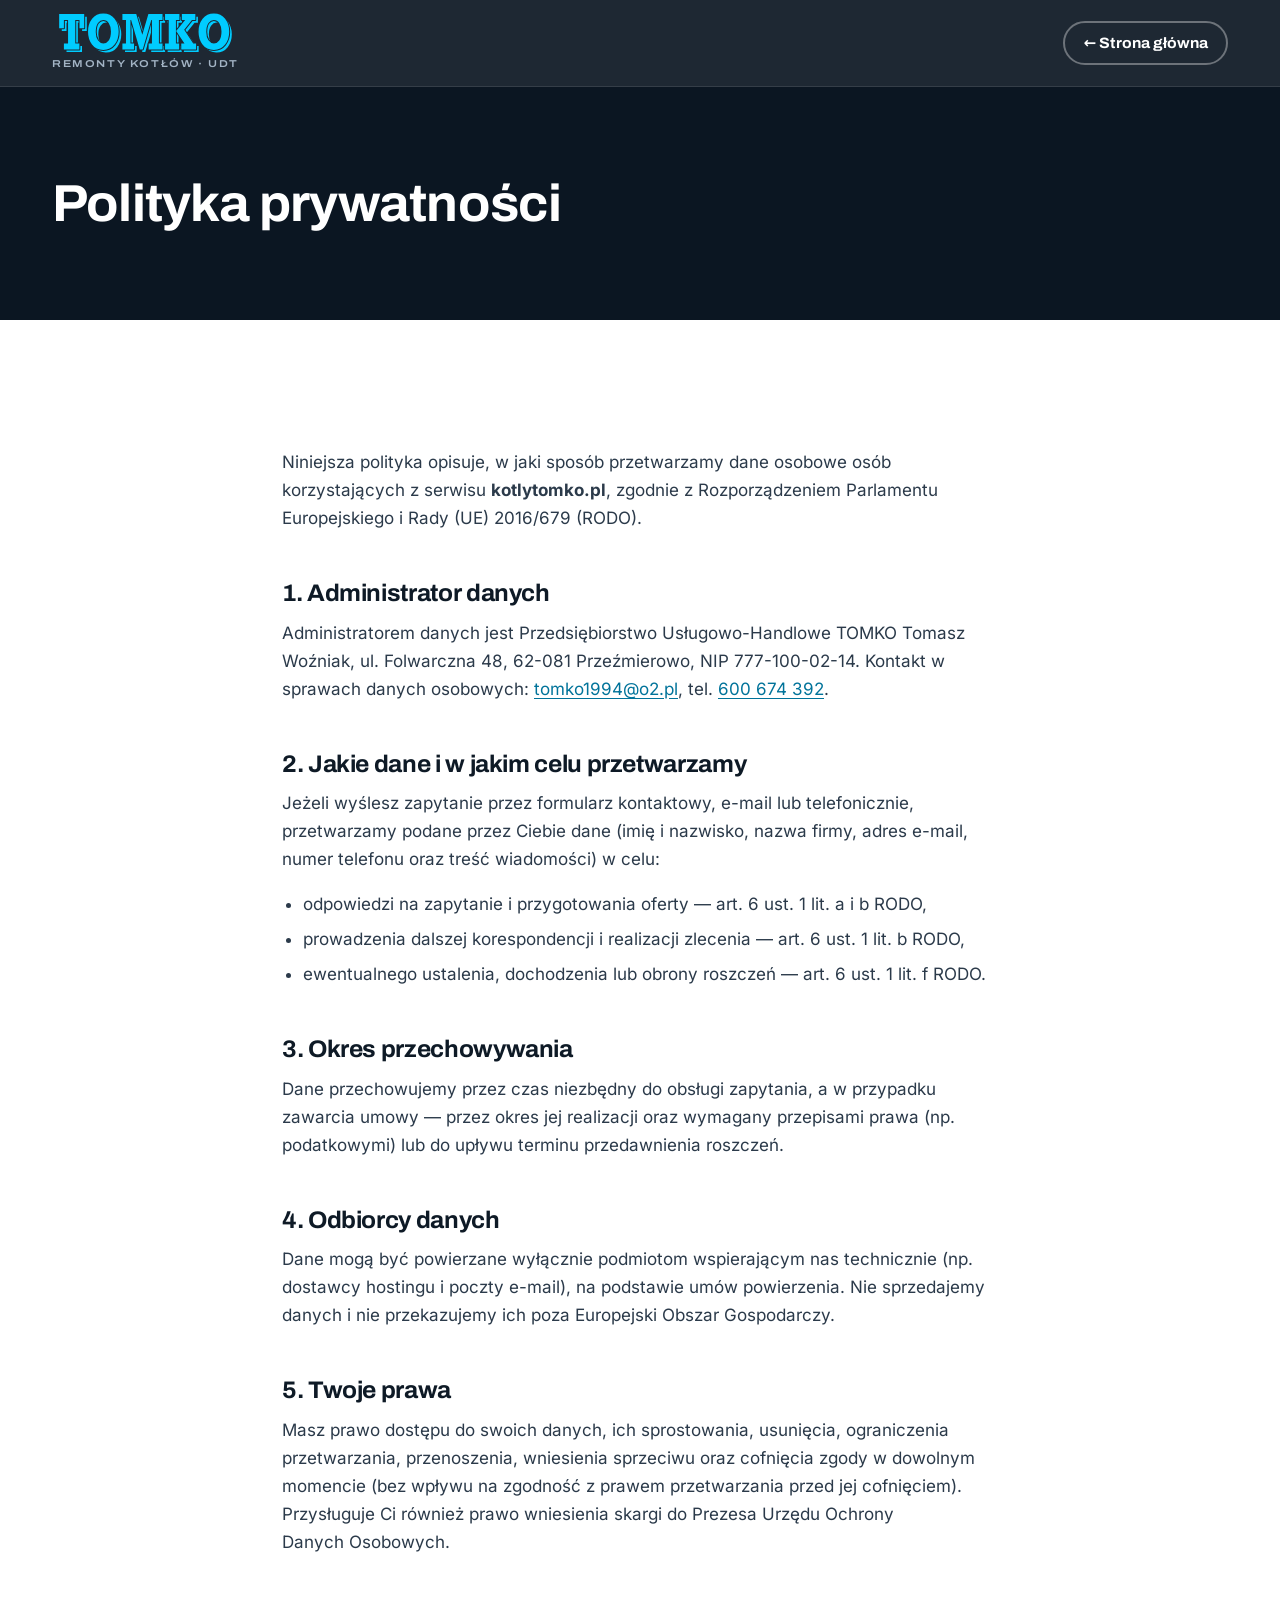
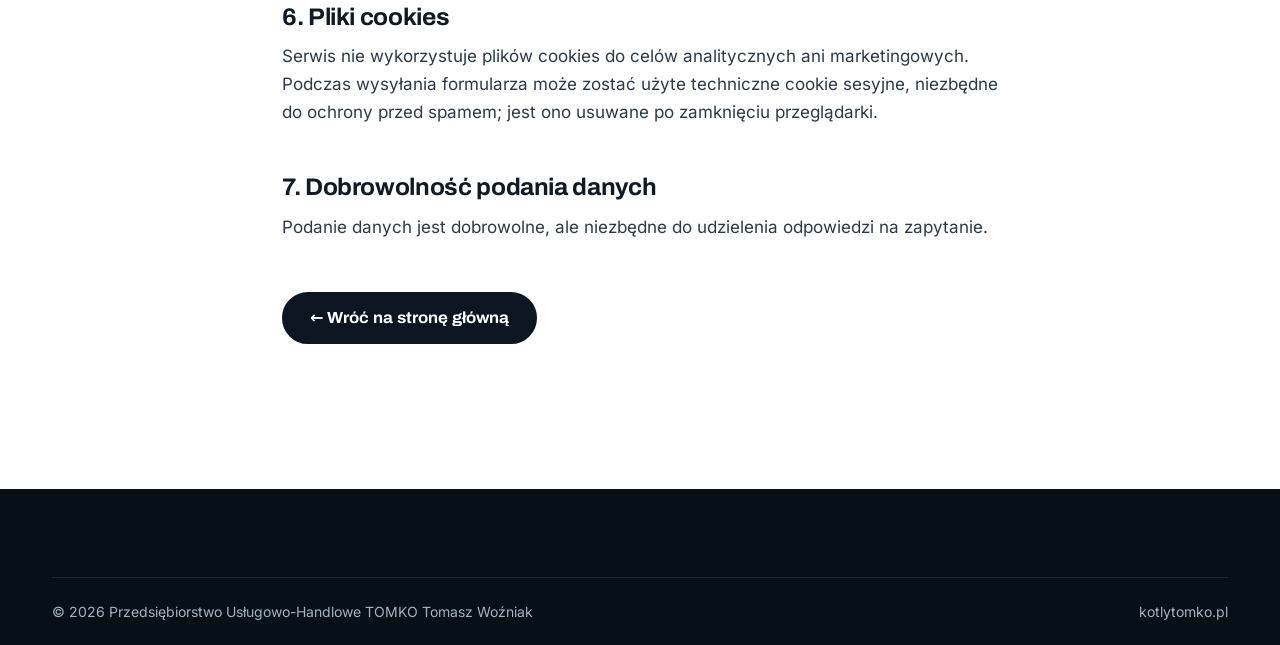
<file: polityka-prywatnosci.html>
<!doctype html>
<html lang="pl">
<head>
  <meta charset="utf-8">
  <meta name="viewport" content="width=device-width, initial-scale=1">
  <title>Polityka prywatności | Kotły TOMKO</title>
  <meta name="description" content="Polityka prywatności serwisu kotlytomko.pl — Przedsiębiorstwo Usługowo-Handlowe TOMKO Tomasz Woźniak.">
  <meta name="robots" content="noindex, follow">
  <link rel="canonical" href="https://kotlytomko.pl/polityka-prywatnosci.html">
  <meta name="theme-color" content="#0b1622">
  <link rel="icon" href="favicon.svg" type="image/svg+xml">
  <link rel="apple-touch-icon" href="apple-touch-icon.png">
  <link rel="stylesheet" href="assets/css/style.css">
</head>
<body>
  <a class="skip-link" href="#main">Przejdź do treści</a>

  <header class="header" id="top">
    <div class="container">
      <a class="logo" href="index.html" aria-label="Kotły TOMKO — strona główna">
        <img src="assets/img/logo-tomko.svg" alt="TOMKO" width="333" height="77">
        <span class="logo__sub">Remonty kotłów · UDT</span>
      </a>
      <a class="btn btn--sm btn--ghost" href="index.html" style="margin-left:auto">← Strona główna</a>
    </div>
  </header>

  <main id="main">
    <section class="page-hero">
      <div class="container"><h1>Polityka prywatności</h1></div>
    </section>

    <section class="section">
      <div class="container prose">
        <p>Niniejsza polityka opisuje, w jaki sposób przetwarzamy dane osobowe osób korzystających z serwisu <strong>kotlytomko.pl</strong>, zgodnie z Rozporządzeniem Parlamentu Europejskiego i Rady (UE) 2016/679 (RODO).</p>

        <h2>1. Administrator danych</h2>
        <p>Administratorem danych jest Przedsiębiorstwo Usługowo-Handlowe TOMKO Tomasz Woźniak, ul. Folwarczna 48, 62-081 Przeźmierowo, NIP 777-100-02-14. Kontakt w sprawach danych osobowych: <a href="mailto:tomko1994@o2.pl">tomko1994@o2.pl</a>, tel. <a href="tel:+48600674392">600 674 392</a>.</p>

        <h2>2. Jakie dane i w jakim celu przetwarzamy</h2>
        <p>Jeżeli wyślesz zapytanie przez formularz kontaktowy, e-mail lub telefonicznie, przetwarzamy podane przez Ciebie dane (imię i nazwisko, nazwa firmy, adres e-mail, numer telefonu oraz treść wiadomości) w celu:</p>
        <ul>
          <li>odpowiedzi na zapytanie i przygotowania oferty — art. 6 ust. 1 lit. a i b RODO,</li>
          <li>prowadzenia dalszej korespondencji i realizacji zlecenia — art. 6 ust. 1 lit. b RODO,</li>
          <li>ewentualnego ustalenia, dochodzenia lub obrony roszczeń — art. 6 ust. 1 lit. f RODO.</li>
        </ul>

        <h2>3. Okres przechowywania</h2>
        <p>Dane przechowujemy przez czas niezbędny do obsługi zapytania, a w przypadku zawarcia umowy — przez okres jej realizacji oraz wymagany przepisami prawa (np. podatkowymi) lub do upływu terminu przedawnienia roszczeń.</p>

        <h2>4. Odbiorcy danych</h2>
        <p>Dane mogą być powierzane wyłącznie podmiotom wspierającym nas technicznie (np. dostawcy hostingu i poczty e-mail), na podstawie umów powierzenia. Nie sprzedajemy danych i nie przekazujemy ich poza Europejski Obszar Gospodarczy.</p>

        <h2>5. Twoje prawa</h2>
        <p>Masz prawo dostępu do swoich danych, ich sprostowania, usunięcia, ograniczenia przetwarzania, przenoszenia, wniesienia sprzeciwu oraz cofnięcia zgody w dowolnym momencie (bez wpływu na zgodność z prawem przetwarzania przed jej cofnięciem). Przysługuje Ci również prawo wniesienia skargi do Prezesa Urzędu Ochrony Danych Osobowych.</p>

        <h2>6. Pliki cookies</h2>
        <p>Serwis nie wykorzystuje plików cookies do celów analitycznych ani marketingowych. Podczas wysyłania formularza może zostać użyte techniczne cookie sesyjne, niezbędne do ochrony przed spamem; jest ono usuwane po zamknięciu przeglądarki.</p>

        <h2>7. Dobrowolność podania danych</h2>
        <p>Podanie danych jest dobrowolne, ale niezbędne do udzielenia odpowiedzi na zapytanie.</p>

        <p style="margin-top:3em"><a class="btn btn--dark" href="index.html">← Wróć na stronę główną</a></p>
      </div>
    </section>
  </main>

  <footer class="footer">
    <div class="container">
      <div class="footer__bottom">
        <span>© 2026 Przedsiębiorstwo Usługowo-Handlowe TOMKO Tomasz Woźniak</span>
        <a href="index.html">kotlytomko.pl</a>
      </div>
    </div>
  </footer>
</body>
</html>
</file>
<file: assets/css/style.css>
/* =========================================================
   Kotły TOMKO — arkusz stylów
   ========================================================= */

/* ---------- Fonty (hostowane lokalnie) ---------- */
@font-face {
  font-family: "Archivo";
  font-style: normal;
  font-weight: 500 800;
  font-stretch: 100% 125%;
  font-display: swap;
  src: url("../fonts/archivo-latin-ext.woff2") format("woff2");
  unicode-range: U+0100-02BA, U+02BD-02C5, U+02C7-02CC, U+02CE-02D7, U+02DD-02FF, U+0304, U+0308, U+0329, U+1D00-1DBF, U+1E00-1E9F, U+1EF2-1EFF, U+2020, U+20A0-20AB, U+20AD-20C4, U+2113, U+2C60-2C7F, U+A720-A7FF;
}
@font-face {
  font-family: "Archivo";
  font-style: normal;
  font-weight: 500 800;
  font-stretch: 100% 125%;
  font-display: swap;
  src: url("../fonts/archivo-latin.woff2") format("woff2");
  unicode-range: U+0000-00FF, U+0131, U+0152-0153, U+02BB-02BC, U+02C6, U+02DA, U+02DC, U+0304, U+0308, U+0329, U+2000-206F, U+20AC, U+2122, U+2191, U+2193, U+2212, U+2215, U+FEFF, U+FFFD;
}
@font-face {
  font-family: "Inter";
  font-style: normal;
  font-weight: 400 700;
  font-display: swap;
  src: url("../fonts/inter-latin-ext.woff2") format("woff2");
  unicode-range: U+0100-02BA, U+02BD-02C5, U+02C7-02CC, U+02CE-02D7, U+02DD-02FF, U+0304, U+0308, U+0329, U+1D00-1DBF, U+1E00-1E9F, U+1EF2-1EFF, U+2020, U+20A0-20AB, U+20AD-20C4, U+2113, U+2C60-2C7F, U+A720-A7FF;
}
@font-face {
  font-family: "Inter";
  font-style: normal;
  font-weight: 400 700;
  font-display: swap;
  src: url("../fonts/inter-latin.woff2") format("woff2");
  unicode-range: U+0000-00FF, U+0131, U+0152-0153, U+02BB-02BC, U+02C6, U+02DA, U+02DC, U+0304, U+0308, U+0329, U+2000-206F, U+20AC, U+2122, U+2191, U+2193, U+2212, U+2215, U+FEFF, U+FFFD;
}

/* ---------- Tokeny ---------- */
:root {
  --brand: #00ccff;          /* kolor z logo */
  --brand-strong: #00b3e6;
  --brand-ink: #00739a;      /* cyjan do tekstu na jasnym tle (AA) */
  --brand-soft: #e3f8ff;
  --spark: #ff8a1e;          /* akcent "iskra" — tylko dla awarii */

  --navy-950: #070f17;
  --navy-900: #0b1622;
  --navy-800: #112131;
  --navy-700: #1a2e42;
  --navy-600: #2a425a;

  --ink: #0e1a26;
  --text: #2b3a4a;
  --muted: #5b6b7d;
  --line: #e1e7ee;
  --bg: #ffffff;
  --bg-soft: #f3f6f9;

  --on-dark: #eaf1f7;
  --on-dark-muted: #a3b4c5;
  --line-dark: rgba(255, 255, 255, 0.1);

  --font-head: "Archivo", "Segoe UI", system-ui, sans-serif;
  --font-body: "Inter", "Segoe UI", system-ui, -apple-system, sans-serif;

  --radius-sm: 8px;
  --radius: 14px;
  --radius-lg: 22px;
  --shadow-sm: 0 1px 2px rgba(11, 22, 34, 0.06), 0 2px 8px rgba(11, 22, 34, 0.05);
  --shadow: 0 10px 30px -12px rgba(11, 22, 34, 0.25);
  --shadow-lg: 0 30px 60px -20px rgba(7, 15, 23, 0.45);

  --container: 1240px;
  --gutter: clamp(16px, 4vw, 32px);
  --section: clamp(72px, 10vw, 128px);
  --header-h: 86px;
  --ease: cubic-bezier(0.2, 0.7, 0.2, 1);
}

/* ---------- Reset / baza ---------- */
*, *::before, *::after { box-sizing: border-box; }
html {
  -webkit-text-size-adjust: 100%;
  scroll-behavior: smooth;
  scroll-padding-top: calc(var(--header-h) + 16px);
}
body {
  margin: 0;
  font-family: var(--font-body);
  font-size: 1.0625rem;
  line-height: 1.65;
  color: var(--text);
  background: var(--bg);
  -webkit-font-smoothing: antialiased;
  text-rendering: optimizeLegibility;
}
img, svg, video { display: block; max-width: 100%; }
img { height: auto; }
a { color: var(--brand-ink); text-underline-offset: 3px; }
a:hover { color: var(--ink); }
h1, h2, h3, h4 {
  font-family: var(--font-head);
  font-stretch: 102%;
  color: var(--ink);
  line-height: 1.1;
  letter-spacing: -0.015em;
  margin: 0 0 0.5em;
  text-wrap: balance;
}
p { margin: 0 0 1em; text-wrap: pretty; }
ul { margin: 0; padding: 0; }
button, input, select, textarea { font: inherit; color: inherit; }
:focus-visible { outline: 3px solid var(--brand); outline-offset: 3px; border-radius: 4px; }
::selection { background: var(--brand); color: var(--navy-950); }

.visually-hidden {
  position: absolute !important; width: 1px; height: 1px; padding: 0; margin: -1px;
  overflow: hidden; clip: rect(0 0 0 0); white-space: nowrap; border: 0;
}
.skip-link {
  position: absolute; left: 16px; top: -100px; z-index: 1000;
  background: var(--brand); color: var(--navy-950); padding: 12px 18px;
  border-radius: var(--radius-sm); font-weight: 600; text-decoration: none;
}
.skip-link:focus { top: 16px; }

.container { width: 100%; max-width: var(--container); margin-inline: auto; padding-inline: var(--gutter); }
.section { padding-block: var(--section); }
.section--soft { background: var(--bg-soft); }
.section--dark { background: var(--navy-900); color: var(--on-dark); }
.section--dark h2, .section--dark h3 { color: #fff; }

.icon { width: 1.25em; height: 1.25em; flex: none; fill: none; stroke: currentColor; stroke-width: 2; stroke-linecap: round; stroke-linejoin: round; }

/* ---------- Nagłówki sekcji ---------- */
.eyebrow {
  display: inline-flex; align-items: center; gap: 10px;
  font-family: var(--font-head); font-stretch: 115%;
  font-size: 0.8125rem; font-weight: 700; letter-spacing: 0.14em; text-transform: uppercase;
  color: var(--brand-ink); margin-bottom: 16px;
}
.eyebrow::before { content: ""; width: 28px; height: 2px; background: currentColor; }
.section--dark .eyebrow, .hero .eyebrow { color: var(--brand); }

.section-head { max-width: 760px; margin-bottom: clamp(40px, 6vw, 64px); }
.section-head--center { margin-inline: auto; text-align: center; }
.section-head--center .eyebrow::after { content: ""; width: 28px; height: 2px; background: currentColor; }
.section-head h2 { font-size: clamp(1.875rem, 3.8vw, 2.875rem); font-weight: 720; }
.section-head p:not(.eyebrow) { font-size: 1.125rem; color: var(--muted); margin: 0; }
.section--dark .section-head p:not(.eyebrow) { color: var(--on-dark-muted); }

/* ---------- Przyciski ---------- */
.btn {
  --btn-bg: var(--brand); --btn-fg: var(--navy-950); --btn-bd: var(--brand);
  display: inline-flex; align-items: center; justify-content: center; gap: 10px;
  min-height: 52px; padding: 0 26px;
  border: 2px solid var(--btn-bd); border-radius: 999px;
  background: var(--btn-bg); color: var(--btn-fg);
  font-family: var(--font-head); font-stretch: 105%; font-weight: 700; font-size: 1rem;
  text-decoration: none; cursor: pointer; white-space: nowrap;
  transition: transform .2s var(--ease), background-color .2s, border-color .2s, color .2s, box-shadow .2s;
}
.btn:hover { --btn-bg: #5fe0ff; --btn-bd: #5fe0ff; color: var(--navy-950); transform: translateY(-1px); box-shadow: 0 10px 24px -10px rgba(0, 204, 255, .7); }
.btn:active { transform: translateY(0); }
.btn .icon { width: 20px; height: 20px; }
.btn--ghost { --btn-bg: transparent; --btn-fg: #fff; --btn-bd: rgba(255,255,255,.35); }
.btn--ghost:hover { --btn-bg: rgba(255,255,255,.08); --btn-bd: #fff; color: #fff; box-shadow: none; }
.btn--dark { --btn-bg: var(--navy-900); --btn-fg: #fff; --btn-bd: var(--navy-900); }
.btn--dark:hover { --btn-bg: var(--navy-700); --btn-bd: var(--navy-700); color: #fff; box-shadow: var(--shadow); }
.btn--spark { --btn-bg: var(--spark); --btn-fg: var(--navy-950); --btn-bd: var(--spark); }
.btn--spark:hover { --btn-bg: #ffa24d; --btn-bd: #ffa24d; box-shadow: 0 10px 24px -10px rgba(255, 138, 30, .8); }
.btn--sm { min-height: 44px; padding: 0 18px; font-size: .9375rem; }
.btn--block { width: 100%; }

/* ---------- Pasek górny ---------- */
.topbar { background: var(--navy-950); color: var(--on-dark-muted); font-size: .9375rem; border-bottom: 1px solid var(--line-dark); }
.topbar .container { display: flex; align-items: center; justify-content: space-between; gap: 24px; min-height: 52px; }
.topbar a { color: var(--on-dark); text-decoration: none; display: inline-flex; align-items: center; gap: 8px; white-space: nowrap; }
.topbar a:hover { color: var(--brand); }
.topbar__info, .topbar__contact { display: flex; align-items: center; gap: 24px; }
.topbar__info span { display: inline-flex; align-items: center; gap: 8px; white-space: nowrap; }
.topbar__contact { gap: 28px; }
.topbar .icon { width: 16px; height: 16px; color: var(--brand); }
.topbar .topbar__phone { font-family: var(--font-head); font-stretch: 108%; font-size: 1.1875rem; font-weight: 700; color: #fff; letter-spacing: .01em; }
.topbar__phone span { font-family: var(--font-body, inherit); font-stretch: 100%; font-size: .8125rem; font-weight: 600; text-transform: uppercase; letter-spacing: .08em; color: var(--on-dark-muted); }
.topbar__phone .icon { width: 18px; height: 18px; }
.topbar .topbar__alert, .topbar .topbar__alert span { color: var(--spark); }
.topbar__alert .icon { color: var(--spark); }
.topbar .topbar__phone:hover, .topbar .topbar__phone:hover span { color: var(--brand); }

/* ---------- Header ---------- */
.header {
  position: sticky; top: 0; z-index: 100;
  background: rgba(11, 22, 34, 0.92);
  -webkit-backdrop-filter: saturate(160%) blur(14px);
  backdrop-filter: saturate(160%) blur(14px);
  border-bottom: 1px solid var(--line-dark);
  transition: box-shadow .3s;
}
.header.is-scrolled { box-shadow: 0 10px 30px -10px rgba(0,0,0,.5); }
.header .container { display: flex; align-items: center; gap: 32px; height: var(--header-h); }
.logo { display: inline-flex; flex-direction: column; gap: 3px; text-decoration: none; flex: none; }
.logo img { height: 40px; width: auto; }

/* ---------- Znak UDT ---------- */
.udt-plate { display: inline-flex; align-items: center; gap: 10px; background: #fff; border-radius: 10px; padding: 6px 8px; flex: none; }
.udt-plate img { height: 40px; width: auto; }
.udt-plate span { font-size: .75rem; font-weight: 600; line-height: 1.25; color: var(--ink); max-width: 130px; }
.udt-plate--header { padding: 4px 6px; border-radius: 8px; }
.udt-plate--header img { height: 72px; }
.udt-plate--footer { margin-top: 22px; padding: 8px 14px 8px 10px; }
.udt-plate--footer span { max-width: 170px; }
.hero__badge .hero__badge-icon--udt { background: #fff; width: auto; height: auto; }
.hero__badge-icon--udt img { height: 72px; width: auto; }
.card__icon.card__icon--udt, .why__item .card__icon.card__icon--udt { background: #fff; }
.card__icon--udt img { height: 40px; width: auto; }
.logo__sub { font-family: var(--font-head); font-stretch: 120%; font-size: .625rem; font-weight: 600; letter-spacing: .16em; text-transform: uppercase; color: var(--on-dark-muted); }

.nav { margin-left: auto; }
.nav__list { display: flex; align-items: center; gap: 4px; list-style: none; }
.nav__list a {
  position: relative; display: block; padding: 10px 14px;
  color: var(--on-dark); text-decoration: none; font-weight: 500; font-size: .9688rem; border-radius: 8px;
  transition: color .2s, background-color .2s;
}
.nav__list a:hover { color: #fff; background: rgba(255,255,255,.06); }
.nav__list a.is-active { color: var(--brand); }
.header__cta { flex: none; }
.nav-toggle {
  display: none; margin-left: auto; width: 48px; height: 48px; border-radius: 12px;
  border: 1px solid var(--line-dark); background: transparent; color: #fff; cursor: pointer;
  align-items: center; justify-content: center;
}
.nav-toggle .icon { width: 24px; height: 24px; }
.nav-toggle .icon-close { display: none; }
.nav-open .nav-toggle .icon-open { display: none; }
.nav-open .nav-toggle .icon-close { display: block; }
.nav__mobile-extra { display: none; }

/* ---------- Hero ---------- */
.hero {
  position: relative; overflow: hidden; isolation: isolate;
  background: radial-gradient(1200px 600px at 85% 10%, rgba(0, 204, 255, .14), transparent 60%),
              linear-gradient(180deg, var(--navy-900), var(--navy-950));
  color: var(--on-dark);
  padding-block: clamp(56px, 8vw, 104px) clamp(64px, 9vw, 120px);
}
.hero::before { /* delikatna siatka techniczna */
  content: ""; position: absolute; inset: 0; z-index: -1; opacity: .35;
  background-image: linear-gradient(rgba(255,255,255,.04) 1px, transparent 1px),
                    linear-gradient(90deg, rgba(255,255,255,.04) 1px, transparent 1px);
  background-size: 56px 56px;
  -webkit-mask-image: linear-gradient(90deg, #000 0%, transparent 70%);
  mask-image: linear-gradient(90deg, #000 0%, transparent 70%);
}
.hero__grid { display: grid; grid-template-columns: 1.08fr .92fr; gap: clamp(40px, 6vw, 80px); align-items: center; }
.hero h1 {
  color: #fff; font-size: clamp(2.25rem, 4.7vw, 3.875rem); font-weight: 780; font-stretch: 100%;
  line-height: 1.02; letter-spacing: -0.025em; margin-bottom: 24px;
}
.hero h1 em { font-style: normal; color: var(--brand); }
.hero__lead { font-size: clamp(1.0625rem, 1.5vw, 1.25rem); color: var(--on-dark-muted); max-width: 600px; margin-bottom: 36px; }
.hero__lead strong { color: var(--on-dark); font-weight: 600; }
.hero__actions { display: flex; flex-wrap: wrap; gap: 14px; margin-bottom: 44px; }
.hero__checks { display: grid; gap: 12px; list-style: none; }
.hero__checks li { display: flex; align-items: center; gap: 12px; color: var(--on-dark); font-weight: 500; }
.hero__checks .icon { color: var(--brand); width: 22px; height: 22px; }

.hero__media { position: relative; }
.hero__photo {
  position: relative; border-radius: var(--radius-lg); overflow: hidden;
  aspect-ratio: 4 / 5; box-shadow: var(--shadow-lg);
  border: 1px solid rgba(255,255,255,.08);
}
.hero__photo img { width: 100%; height: 100%; object-fit: cover; object-position: 50% 60%; }
.hero__photo::after { content: ""; position: absolute; inset: 0; background: linear-gradient(180deg, transparent 55%, rgba(7,15,23,.55)); }
.hero__badge {
  position: absolute; z-index: 2;
  display: flex; align-items: center; gap: 14px;
  background: rgba(255,255,255,.97); color: var(--ink);
  padding: 16px 20px; border-radius: var(--radius); box-shadow: var(--shadow-lg);
}
.hero__badge--year { left: -28px; bottom: 44px; }
.hero__badge--udt { right: -20px; top: 36px; padding: 14px 18px; }
.hero__badge strong { display: block; font-family: var(--font-head); font-stretch: 112%; font-size: 1.75rem; font-weight: 800; line-height: 1; color: var(--ink); }
.hero__badge span { display: block; font-size: .8125rem; color: var(--muted); line-height: 1.35; }
.hero__badge-icon {
  display: grid; place-items: center; width: 44px; height: 44px; border-radius: 12px;
  background: var(--brand-soft); color: var(--brand-ink);
}
.hero__badge--udt strong { font-size: 1rem; }

/* ---------- Pasek z liczbami ---------- */
.stats { background: var(--navy-950); color: var(--on-dark); border-top: 1px solid var(--line-dark); }
.stats__grid { display: grid; grid-template-columns: repeat(4, 1fr); }
.stat { padding: 32px 28px; border-left: 1px solid var(--line-dark); }
.stat:first-child { border-left: 0; padding-left: 0; }
.stat__value { font-family: var(--font-head); font-stretch: 115%; font-weight: 800; font-size: clamp(1.75rem, 3vw, 2.375rem); color: #fff; line-height: 1; margin-bottom: 8px; }
.stat__value span { color: var(--brand); }
.stat__label { font-size: .9375rem; color: var(--on-dark-muted); line-height: 1.4; }

/* ---------- Usługi ---------- */
.services { display: grid; grid-template-columns: repeat(12, 1fr); gap: 20px; }
.service-feature {
  grid-column: span 7; position: relative; overflow: hidden; border-radius: var(--radius-lg);
  min-height: 460px; display: flex; align-items: flex-end; color: #fff; isolation: isolate;
  background: var(--navy-900);
}
.service-feature img { position: absolute; inset: 0; width: 100%; height: 100%; object-fit: cover; z-index: -2; transition: transform .8s var(--ease); }
.service-feature:hover img { transform: scale(1.04); }
.service-feature::before { content: ""; position: absolute; inset: 0; z-index: -1; background: linear-gradient(180deg, rgba(7,15,23,.25) 0%, rgba(7,15,23,.8) 45%, rgba(7,15,23,.96) 100%); }
.service-feature__body { padding: clamp(24px, 3.5vw, 40px); max-width: 620px; }
.service-feature h3 { color: #fff; font-size: clamp(1.5rem, 2.6vw, 2.125rem); }
.service-feature p { color: #d3dde7; margin-bottom: 20px; }
.tag {
  display: inline-flex; align-items: center; gap: 8px; margin-bottom: 14px;
  padding: 6px 12px; border-radius: 999px; background: var(--brand); color: var(--navy-950);
  font-size: .75rem; font-weight: 700; letter-spacing: .08em; text-transform: uppercase;
}
.service-feature ul { list-style: none; display: flex; flex-wrap: wrap; gap: 8px; }
.service-feature li { padding: 6px 12px; border-radius: 999px; background: rgba(255,255,255,.1); border: 1px solid rgba(255,255,255,.18); font-size: .875rem; }

.service-side { grid-column: span 5; display: grid; gap: 20px; }
.card {
  position: relative; background: #fff; border: 1px solid var(--line); border-radius: var(--radius);
  padding: 28px; transition: transform .25s var(--ease), box-shadow .25s, border-color .25s;
}
.card:hover { transform: translateY(-3px); box-shadow: var(--shadow); border-color: transparent; }
.card h3 { font-size: 1.25rem; margin-bottom: 8px; }
.card p { color: var(--muted); margin: 0; font-size: 1rem; }
.card__icon {
  display: grid; place-items: center; width: 52px; height: 52px; border-radius: 14px; margin-bottom: 20px;
  background: var(--brand-soft); color: var(--brand-ink);
}
.card__icon .icon { width: 26px; height: 26px; }
.card--highlight { background: var(--navy-900); border-color: var(--navy-900); }
.card--highlight h3 { color: #fff; }
.card--highlight p { color: var(--on-dark-muted); }
.card--highlight .card__icon { background: rgba(0,204,255,.14); color: var(--brand); }
.card--alert .card__icon { background: #fff1e4; color: #c2560a; }
.services__grid { grid-column: 1 / -1; display: grid; grid-template-columns: repeat(4, 1fr); gap: 20px; }
.service-extra { grid-column: 1 / -1; display: grid; grid-template-columns: auto 1fr auto; align-items: center; gap: 24px; border-left: 4px solid var(--brand); }
.service-extra .card__icon { margin: 0; }
.service-extra h3 { margin-bottom: 6px; }
.service-extra p { max-width: 760px; }
.tag--soft { background: var(--brand-soft); color: var(--brand-ink); margin-bottom: 10px; }

/* ---------- Urządzenia ---------- */
.devices { display: grid; grid-template-columns: repeat(4, 1fr); gap: 20px; }
.device {
  position: relative; overflow: hidden; border-radius: var(--radius); aspect-ratio: 3 / 4;
  background: var(--navy-800); isolation: isolate; color: #fff;
  display: flex; flex-direction: column; justify-content: flex-end;
}
.device img { position: absolute; inset: 0; width: 100%; height: 100%; object-fit: cover; z-index: -2; transition: transform .8s var(--ease); }
.device::before { content: ""; position: absolute; inset: 0; z-index: -1; background: linear-gradient(180deg, rgba(7,15,23,0) 35%, rgba(7,15,23,.9) 100%); }
.device:hover img { transform: scale(1.05); }
.device__body { padding: 22px; }
.device__num { font-family: var(--font-head); font-stretch: 120%; font-size: .75rem; font-weight: 700; letter-spacing: .14em; color: var(--brand); margin-bottom: 8px; }
.device h3 { color: #fff; font-size: 1.25rem; margin: 0 0 4px; }
.device p { color: #c3cfdb; font-size: .9375rem; line-height: 1.45; margin: 0; }
.device--note {
  aspect-ratio: auto; background: linear-gradient(140deg, var(--brand) 0%, #00a6d6 100%); color: var(--navy-950);
  padding: 28px; justify-content: space-between; gap: 24px;
}
.device--note::before { display: none; }
.device--note h3 { color: var(--navy-950); font-size: 1.5rem; }
.device--note p { color: rgba(7,15,23,.8); font-size: 1rem; }
.device--note .btn { align-self: flex-start; }

/* ---------- Dlaczego my ---------- */
.why { display: grid; grid-template-columns: .9fr 1.1fr; gap: clamp(40px, 6vw, 88px); align-items: center; }
.why__media { position: relative; }
.why__media img { border-radius: var(--radius-lg); width: 100%; aspect-ratio: 4 / 5; object-fit: cover; box-shadow: var(--shadow-lg); }
.why__quote {
  position: absolute; right: -24px; bottom: 32px; max-width: 290px;
  background: var(--brand); color: var(--navy-950); border-radius: var(--radius); padding: 22px 24px;
  box-shadow: var(--shadow-lg); font-family: var(--font-head); font-stretch: 105%; font-weight: 700; font-size: 1.0625rem; line-height: 1.35;
}
.why__list { display: grid; grid-template-columns: 1fr 1fr; gap: 32px 36px; list-style: none; margin-top: 8px; }
.why__item { display: grid; grid-template-columns: auto 1fr; gap: 16px; align-items: start; }
.why__item .card__icon { margin: 0; width: 48px; height: 48px; background: rgba(0,204,255,.12); color: var(--brand); }
.why__item h3 { font-size: 1.125rem; margin: 4px 0 6px; }
.why__item p { color: var(--on-dark-muted); font-size: .9688rem; margin: 0; }

/* ---------- Proces ---------- */
.steps { display: grid; grid-template-columns: repeat(5, 1fr); gap: 20px; list-style: none; counter-reset: step; position: relative; }
.steps::before {
  content: ""; position: absolute; top: 27px; left: 28px; right: 28px; height: 2px;
  background: repeating-linear-gradient(90deg, var(--brand) 0 8px, transparent 8px 16px); opacity: .6;
}
.step { position: relative; counter-increment: step; }
.step__num {
  position: relative; display: grid; place-items: center; width: 56px; height: 56px; margin-bottom: 22px;
  border-radius: 50%; background: #fff; border: 2px solid var(--brand); color: var(--ink);
  font-family: var(--font-head); font-stretch: 115%; font-weight: 800; font-size: 1.125rem;
  box-shadow: 0 0 0 8px var(--bg-soft);
}
.step__num::before { content: counter(step, decimal-leading-zero); }
.step h3 { font-size: 1.1875rem; margin-bottom: 8px; }
.step p { color: var(--muted); font-size: .9688rem; margin: 0; }
.steps-note {
  margin-top: 48px; display: flex; flex-wrap: wrap; align-items: center; justify-content: space-between; gap: 20px;
  padding: 24px 28px; border-radius: var(--radius); background: #fff; border: 1px solid var(--line);
}
.steps-note p { margin: 0; color: var(--text); font-weight: 500; }
.steps-note strong { color: var(--ink); }

/* ---------- Realizacje (galeria) ---------- */
.gallery { columns: 3 300px; column-gap: 16px; }
.gallery__item {
  position: relative; display: block; margin: 0 0 16px; break-inside: avoid;
  border-radius: var(--radius); overflow: hidden; background: var(--navy-800); cursor: zoom-in;
}
.gallery__item img { width: 100%; transition: transform .6s var(--ease), opacity .3s; }
.gallery__item:hover img { transform: scale(1.04); }
.gallery__item figcaption {
  position: absolute; left: 0; right: 0; bottom: 0; padding: 40px 16px 14px;
  background: linear-gradient(180deg, transparent, rgba(7,15,23,.85));
  color: #fff; font-size: .875rem; font-weight: 500; line-height: 1.35;
  opacity: 0; transform: translateY(6px); transition: opacity .3s, transform .3s var(--ease);
}
.gallery__item:hover figcaption, .gallery__item:focus-visible figcaption { opacity: 1; transform: none; }
.gallery__item[hidden] { display: none; }
.gallery__more { display: flex; justify-content: center; margin-top: 32px; }

.lightbox {
  width: 100vw; height: 100dvh; max-width: none; max-height: none; margin: 0; padding: 0; border: 0;
  background: rgba(5, 10, 16, .96); color: #fff;
}
.lightbox[open] { display: grid; grid-template-rows: 1fr auto; }
.lightbox::backdrop { background: rgba(5, 10, 16, .9); }
.lightbox__stage { display: grid; place-items: center; padding: 64px 72px 8px; min-height: 0; }
.lightbox__stage img { max-width: 100%; max-height: calc(100dvh - 140px); object-fit: contain; border-radius: 8px; }
.lightbox__caption { text-align: center; padding: 12px 16px 24px; color: var(--on-dark-muted); font-size: .9375rem; }
.lightbox__btn {
  position: absolute; display: grid; place-items: center; width: 52px; height: 52px; border-radius: 50%;
  background: rgba(255,255,255,.08); border: 1px solid rgba(255,255,255,.16); color: #fff; cursor: pointer;
  transition: background-color .2s;
}
.lightbox__btn:hover { background: rgba(255,255,255,.18); }
.lightbox__btn .icon { width: 24px; height: 24px; }
.lightbox__close { top: 16px; right: 16px; }
.lightbox__prev { left: 16px; top: 50%; transform: translateY(-50%); }
.lightbox__next { right: 16px; top: 50%; transform: translateY(-50%); }

/* ---------- Branże ---------- */
.industries { list-style: none; padding: 0; margin: 0; display: grid; grid-template-columns: repeat(4, 1fr); gap: 20px; }
.industry { display: flex; flex-direction: column; align-items: center; justify-content: flex-start; gap: 16px; text-align: center; padding: 28px 20px; }
.industry .card__icon { margin: 0; }
.industry h3 { font-size: 1.0625rem; margin: 0; }

/* ---------- O firmie ---------- */
.about { display: grid; grid-template-columns: 1.05fr .95fr; gap: clamp(40px, 6vw, 88px); align-items: center; }
.about__text h2 { font-size: clamp(1.875rem, 3.8vw, 2.875rem); }
.about__text .lead { font-size: 1.1875rem; color: var(--ink); }
.about__list { list-style: none; display: grid; gap: 12px; margin: 24px 0 32px; }
.about__list li { display: flex; gap: 12px; align-items: flex-start; }
.about__list .icon { color: var(--brand-ink); margin-top: 3px; }
.timeline { display: grid; grid-template-columns: 1fr 1fr; gap: 16px; }
.timeline__item { padding: 20px 22px; border-radius: var(--radius); background: var(--bg-soft); border-left: 3px solid var(--brand); }
.timeline__year { font-family: var(--font-head); font-stretch: 115%; font-weight: 800; font-size: 1.5rem; color: var(--ink); line-height: 1; margin-bottom: 6px; }
.timeline__item p { margin: 0; font-size: .9688rem; color: var(--muted); }
.about__media { position: relative; display: grid; grid-template-columns: 1fr 1fr; gap: 16px; align-self: start; }
.about__media > img { border-radius: var(--radius-lg); width: 100%; height: 100%; object-fit: cover; aspect-ratio: 4 / 3.4; }
.about__media > img.about__main { grid-column: 1 / -1; aspect-ratio: 4 / 3; }
.section--soft .timeline__item { background: #fff; }
.udt-plate--about { position: absolute; top: 16px; left: 16px; box-shadow: var(--shadow-lg); }
.about__sign { margin-top: 28px; display: flex; align-items: center; gap: 14px; }
.about__sign strong { display: block; color: var(--ink); font-family: var(--font-head); font-stretch: 108%; }
.about__sign span { color: var(--muted); font-size: .9375rem; }
.avatar {
  display: grid; place-items: center; width: 52px; height: 52px; border-radius: 50%;
  background: var(--navy-900); color: var(--brand); font-family: var(--font-head); font-weight: 800; font-stretch: 110%;
}

/* ---------- FAQ ---------- */
.faq { max-width: 880px; margin-inline: auto; display: grid; gap: 12px; }
.faq details { background: #fff; border: 1px solid var(--line); border-radius: var(--radius); transition: box-shadow .2s, border-color .2s; }
.faq details[open] { box-shadow: var(--shadow-sm); border-color: #cfd9e3; }
.faq summary {
  list-style: none; cursor: pointer; display: flex; align-items: center; justify-content: space-between; gap: 16px;
  padding: 20px 24px; font-family: var(--font-head); font-stretch: 105%; font-weight: 700; font-size: 1.0625rem; color: var(--ink);
}
.faq summary::-webkit-details-marker { display: none; }
.faq summary .icon { color: var(--brand-ink); transition: transform .25s var(--ease); }
.faq details[open] summary .icon { transform: rotate(45deg); }
.faq details p { padding: 0 24px 22px; margin: 0; color: var(--muted); }

/* ---------- CTA awaria ---------- */
.cta-band {
  position: relative; overflow: hidden; isolation: isolate;
  background: var(--navy-950); color: #fff; padding-block: clamp(56px, 8vw, 96px);
}
.cta-band__bg { position: absolute; inset: 0; z-index: -2; width: 100%; height: 100%; object-fit: cover; opacity: .55; }
.cta-band .eyebrow { color: var(--spark); }
.cta-band::before { content: ""; position: absolute; inset: 0; z-index: -1; background: linear-gradient(90deg, rgba(7,15,23,.96) 30%, rgba(7,15,23,.55)); }
.cta-band__inner { display: flex; flex-wrap: wrap; align-items: center; justify-content: space-between; gap: 32px; }
.cta-band h2 { color: #fff; font-size: clamp(1.75rem, 3.6vw, 2.75rem); margin-bottom: 10px; }
.cta-band p { color: var(--on-dark-muted); font-size: 1.125rem; margin: 0; max-width: 560px; }
.cta-band__actions { display: flex; flex-wrap: wrap; gap: 14px; }
.pulse { position: relative; display: inline-block; width: 10px; height: 10px; border-radius: 50%; background: var(--spark); }
.pulse::after { content: ""; position: absolute; inset: 0; border-radius: 50%; background: var(--spark); animation: pulse 1.8s ease-out infinite; }
@keyframes pulse { to { transform: scale(3); opacity: 0; } }

/* ---------- Kontakt ---------- */
.contact { display: grid; grid-template-columns: .85fr 1.15fr; gap: clamp(24px, 4vw, 48px); align-items: start; }
.contact-card {
  background: var(--navy-900); color: var(--on-dark); border-radius: var(--radius-lg); padding: clamp(28px, 4vw, 44px);
  position: sticky; top: calc(var(--header-h) + 24px);
}
.contact-card h3 { color: #fff; font-size: 1.5rem; margin-bottom: 6px; }
.contact-card > p { color: var(--on-dark-muted); margin-bottom: 28px; }
.contact-list { list-style: none; display: grid; gap: 4px; }
.contact-list li { display: flex; gap: 16px; align-items: flex-start; padding: 16px 0; border-top: 1px solid var(--line-dark); }
.contact-list li:first-child { border-top: 0; }
.contact-list .card__icon { margin: 0; width: 44px; height: 44px; border-radius: 12px; background: rgba(0,204,255,.12); color: var(--brand); }
.contact-list .card__icon .icon { width: 22px; height: 22px; }
.contact-list small { display: block; color: var(--on-dark-muted); font-size: .8125rem; margin-bottom: 2px; }
.contact-list a, .contact-list address { color: #fff; font-style: normal; font-weight: 600; text-decoration: none; overflow-wrap: anywhere; }
.contact-list a:hover { color: var(--brand); }
.contact-list .big { font-family: var(--font-head); font-stretch: 110%; font-size: 1.5rem; font-weight: 800; letter-spacing: .01em; }
.contact-card .btn { margin-top: 24px; }

.form { background: #fff; border: 1px solid var(--line); border-radius: var(--radius-lg); padding: clamp(24px, 4vw, 44px); box-shadow: var(--shadow-sm); }
.form h3 { font-size: 1.5rem; margin-bottom: 6px; }
.form > p { color: var(--muted); margin-bottom: 28px; }
.form__grid { display: grid; grid-template-columns: 1fr 1fr; gap: 18px 20px; }
.field { display: grid; gap: 8px; }
.field--full { grid-column: 1 / -1; }
.field label { font-weight: 600; font-size: .9375rem; color: var(--ink); }
.field label .req { color: #c2410c; }
.field label .opt { color: var(--muted); font-weight: 400; }
.field input, .field select, .field textarea {
  width: 100%; min-height: 52px; padding: 12px 16px; border-radius: 10px;
  border: 1.5px solid #cdd6e0; background: #fbfcfd; color: var(--ink);
  transition: border-color .2s, box-shadow .2s, background-color .2s;
}
.field textarea { min-height: 140px; resize: vertical; }
.field select {
  appearance: none; -webkit-appearance: none; padding-right: 44px; cursor: pointer;
  background-image: url("data:image/svg+xml,%3Csvg xmlns='http://www.w3.org/2000/svg' viewBox='0 0 24 24' fill='none' stroke='%235b6b7d' stroke-width='2' stroke-linecap='round' stroke-linejoin='round'%3E%3Cpath d='m6 9 6 6 6-6'/%3E%3C/svg%3E");
  background-repeat: no-repeat; background-position: right 14px center; background-size: 20px;
}
.field input:hover, .field select:hover, .field textarea:hover { border-color: #a9b7c6; }
.field input:focus, .field select:focus, .field textarea:focus { outline: none; border-color: var(--brand-ink); background: #fff; box-shadow: 0 0 0 4px rgba(0, 204, 255, .2); }
.field input[aria-invalid="true"], .field textarea[aria-invalid="true"] { border-color: #dc2626; }
.field__error { color: #b91c1c; font-size: .875rem; min-height: 0; }
.field__error:empty { display: none; }
.check { display: flex; gap: 12px; align-items: flex-start; font-size: .875rem; color: var(--muted); line-height: 1.5; }
.check input { width: 20px; height: 20px; min-height: 0; margin-top: 2px; accent-color: var(--brand-ink); flex: none; }
.form__footer { display: flex; flex-wrap: wrap; align-items: center; justify-content: space-between; gap: 16px; margin-top: 8px; }
.form__footer small { color: var(--muted); }
.hp { position: absolute; left: -9999px; width: 1px; height: 1px; overflow: hidden; }
.form-status { display: none; margin-top: 20px; padding: 16px 18px; border-radius: 10px; font-weight: 500; }
.form-status.is-success { display: flex; gap: 12px; background: #ecfdf5; color: #065f46; border: 1px solid #a7f3d0; }
.form-status.is-error { display: flex; gap: 12px; background: #fef2f2; color: #991b1b; border: 1px solid #fecaca; }
.btn[aria-busy="true"] { opacity: .7; pointer-events: none; }

/* ---------- Stopka ---------- */
.footer { background: var(--navy-950); color: var(--on-dark-muted); padding-top: clamp(56px, 8vw, 88px); font-size: .9688rem; }
.footer__grid { display: grid; grid-template-columns: 1.4fr 1fr 1fr 1.2fr; gap: 40px; padding-bottom: 48px; }
.footer h4 { color: #fff; font-size: .8125rem; letter-spacing: .14em; text-transform: uppercase; font-stretch: 115%; margin-bottom: 18px; }
.footer ul { list-style: none; display: grid; gap: 10px; }
.footer a { color: var(--on-dark-muted); text-decoration: none; }
.footer a:hover { color: var(--brand); }
.footer__brand img { height: 32px; width: auto; margin-bottom: 18px; }
.footer__brand p { max-width: 340px; }
.footer address { font-style: normal; }
.footer__bottom { border-top: 1px solid var(--line-dark); padding-block: 22px; display: flex; flex-wrap: wrap; justify-content: space-between; gap: 12px; font-size: .875rem; }

/* ---------- Mobilny pasek akcji ---------- */
.mobile-bar { display: none; }

/* ---------- Animacje wejścia ---------- */
.reveal { opacity: 0; transform: translateY(24px); transition: opacity .8s var(--ease), transform .8s var(--ease); }
.reveal.is-visible { opacity: 1; transform: none; }
.no-js .reveal { opacity: 1; transform: none; }

/* ---------- Podstrona (polityka prywatności) ---------- */
.page-hero { background: var(--navy-900); color: var(--on-dark); padding-block: clamp(48px, 7vw, 88px); }
.page-hero h1 { color: #fff; font-size: clamp(2rem, 4.5vw, 3.25rem); margin: 0; }
.prose { max-width: 780px; }
.prose h2 { font-size: 1.5rem; margin-top: 2em; }
.prose ul { padding-left: 1.25em; margin-bottom: 1em; }
.prose li { margin-bottom: .4em; }

/* =========================================================
   Responsywność
   ========================================================= */
@media (max-width: 1600px) {
  .topbar__info span + span { display: none; }
}

@media (max-width: 1180px) {
  .nav__list a { padding: 10px 10px; font-size: .9375rem; }
  .header .container { gap: 20px; }
  .services__grid { grid-template-columns: repeat(2, 1fr); }
  .devices { grid-template-columns: repeat(3, 1fr); }
}

@media (max-width: 1024px) {
  :root { --header-h: 68px; }
  .udt-plate--header img { height: 56px; }
  .topbar__info { display: none; }
  .topbar .container { justify-content: center; }
  .industries { grid-template-columns: repeat(2, 1fr); }
  /* backdrop-filter tworzy kontener dla position:fixed — panel menu musi liczyć się od okna */
  .header { background: var(--navy-900); -webkit-backdrop-filter: none; backdrop-filter: none; }
  .nav-toggle { display: inline-flex; }
  .header__cta { display: none; }
  .nav {
    position: fixed; inset: var(--nav-top, var(--header-h)) 0 0 0; z-index: 99;
    background: var(--navy-950); padding: 24px var(--gutter) 40px; overflow-y: auto;
    opacity: 0; visibility: hidden; transform: translateY(-8px);
    transition: opacity .25s, transform .25s var(--ease), visibility .25s;
  }
  .nav-open .nav { opacity: 1; visibility: visible; transform: none; }
  .nav-open { overflow: hidden; }
  .nav__list { flex-direction: column; align-items: stretch; gap: 0; }
  .nav__list a { padding: 18px 4px; font-size: 1.25rem; font-family: var(--font-head); font-stretch: 108%; font-weight: 700; border-bottom: 1px solid var(--line-dark); border-radius: 0; }
  .nav__mobile-extra { display: grid; gap: 12px; margin-top: 28px; }
  .nav__mobile-extra p { color: var(--on-dark-muted); font-size: .9375rem; margin: 8px 0 0; text-align: center; }

  .hero__grid { grid-template-columns: 1fr; }
  .hero__media { max-width: 560px; }
  .hero__badge--year { left: 16px; }
  .hero__badge--udt { right: 16px; }
  .stats__grid { grid-template-columns: repeat(2, 1fr); }
  .stat { padding: 24px 20px; }
  .stat:nth-child(odd) { border-left: 0; padding-left: 0; }
  .stat:nth-child(n+3) { border-top: 1px solid var(--line-dark); }
  .service-feature, .service-side { grid-column: 1 / -1; }
  .service-side { grid-template-columns: 1fr 1fr; }
  .why, .about, .contact { grid-template-columns: 1fr; }
  .why__media { max-width: 560px; }
  .why__quote { right: 16px; }
  .steps { grid-template-columns: 1fr; gap: 0; }
  .steps::before { top: 28px; bottom: 28px; left: 27px; right: auto; width: 2px; height: auto;
    background: repeating-linear-gradient(180deg, var(--brand) 0 8px, transparent 8px 16px); }
  .step { display: grid; grid-template-columns: 56px 1fr; column-gap: 20px; padding-bottom: 28px; }
  .step__num { grid-row: span 2; margin: 0; }
  .step h3 { margin-top: 14px; }
  .contact-card { position: static; }
  .footer__grid { grid-template-columns: 1fr 1fr; }
}

@media (max-width: 720px) {
  body { font-size: 1rem; padding-bottom: 76px; }
  .topbar .container { min-height: 44px; padding-block: 4px; }
  .topbar__contact { gap: 18px; flex-wrap: wrap; justify-content: center; }
  .topbar__mail { display: none !important; }
  .topbar .topbar__phone { font-size: 1rem; }
  .topbar__phone span { font-size: .6875rem; }
  .topbar__phone .icon { display: none; }
  .service-extra { grid-template-columns: 1fr; gap: 16px; }
  .service-extra .btn { justify-self: start; }
  .logo img { height: 28px; }
  .udt-plate--header img { height: 54px; }
  .header .container { gap: 14px; }
  .nav-toggle { margin-left: auto; }
  .udt-plate--about img { height: 32px; }
  .udt-plate--about span { display: none; }
  .hero { padding-top: 40px; }
  .hero__actions .btn { flex: 1 1 100%; }
  .hero__badge { padding: 12px 14px; gap: 10px; }
  .hero__badge strong { font-size: 1.375rem; }
  .hero__badge--udt { top: 16px; right: 12px; }
  .hero__badge--year { left: 12px; bottom: 20px; }
  .hero__badge-icon { width: 36px; height: 36px; }
  .hero__badge-icon--udt img { height: 52px; }
  .services__grid, .service-side { grid-template-columns: 1fr; }
  .service-feature { min-height: 420px; }
  .devices { grid-template-columns: repeat(2, 1fr); gap: 12px; }
  .device__body { padding: 14px; }
  .device h3 { font-size: 1.0625rem; }
  .device p { display: none; }
  .device--note { grid-column: 1 / -1; padding: 24px; }
  .device--note p { display: block; }
  .why__list { grid-template-columns: 1fr; gap: 24px; }
  .why__quote { position: relative; right: auto; bottom: auto; margin: -40px 16px 0; max-width: none; }
  .gallery { columns: 2; column-gap: 10px; }
  .gallery__item { margin-bottom: 10px; border-radius: 10px; }
  .gallery__item figcaption { display: none; }
  .industries { gap: 12px; }
  .industry { padding: 20px 12px; }
  .industry h3 { font-size: .9375rem; }
  .timeline { grid-template-columns: 1fr; }
  .form__grid { grid-template-columns: 1fr; }
  .cta-band__actions .btn { flex: 1 1 100%; }
  .footer__grid { grid-template-columns: 1fr; gap: 32px; }
  .lightbox__stage { padding: 64px 8px 8px; }
  .lightbox__prev, .lightbox__next { top: auto; bottom: 16px; transform: none; }
  .lightbox__caption { padding-bottom: 84px; }

  .mobile-bar {
    position: fixed; left: 0; right: 0; bottom: 0; z-index: 90;
    display: grid; grid-template-columns: 1fr 1fr; gap: 10px;
    padding: 10px 12px calc(10px + env(safe-area-inset-bottom));
    background: rgba(7, 15, 23, .94); -webkit-backdrop-filter: blur(12px); backdrop-filter: blur(12px);
    border-top: 1px solid var(--line-dark);
  }
  .mobile-bar .btn { min-height: 52px; padding: 0 12px; }
}

@media (prefers-reduced-motion: reduce) {
  html { scroll-behavior: auto; }
  *, *::before, *::after { animation-duration: .01ms !important; animation-iteration-count: 1 !important; transition-duration: .01ms !important; }
  .reveal { opacity: 1; transform: none; }
}

@media print {
  .topbar, .header, .mobile-bar, .cta-band, .form, .lightbox { display: none !important; }
  .hero, .section--dark, .footer { background: #fff !important; color: #000 !important; }
}

/* ---------- Kontakt: osoby, NIP ---------- */
.contact-people p { margin: 0 0 10px; }
.contact-people p:last-child { margin: 0; }
.contact-people small { display: block; }
.nip { font-size: .875rem; color: var(--on-dark-muted); }
</file>
